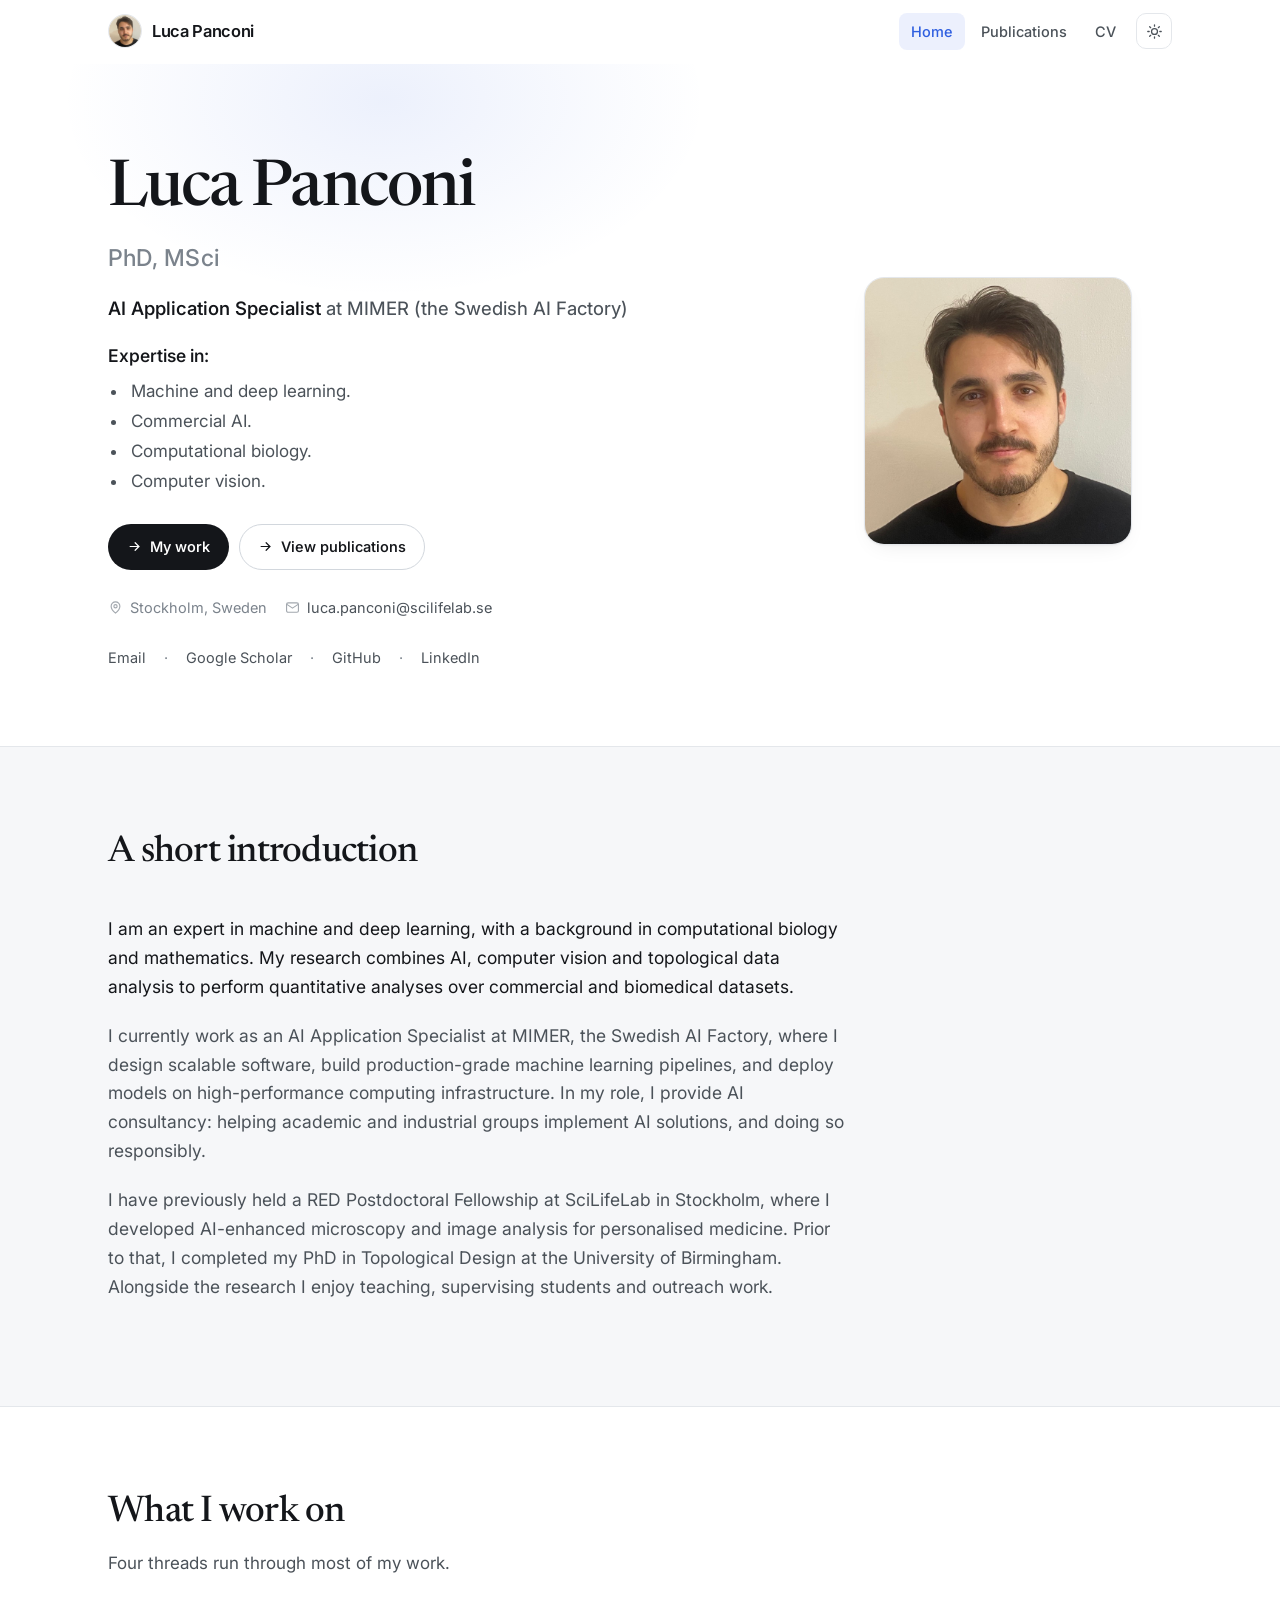
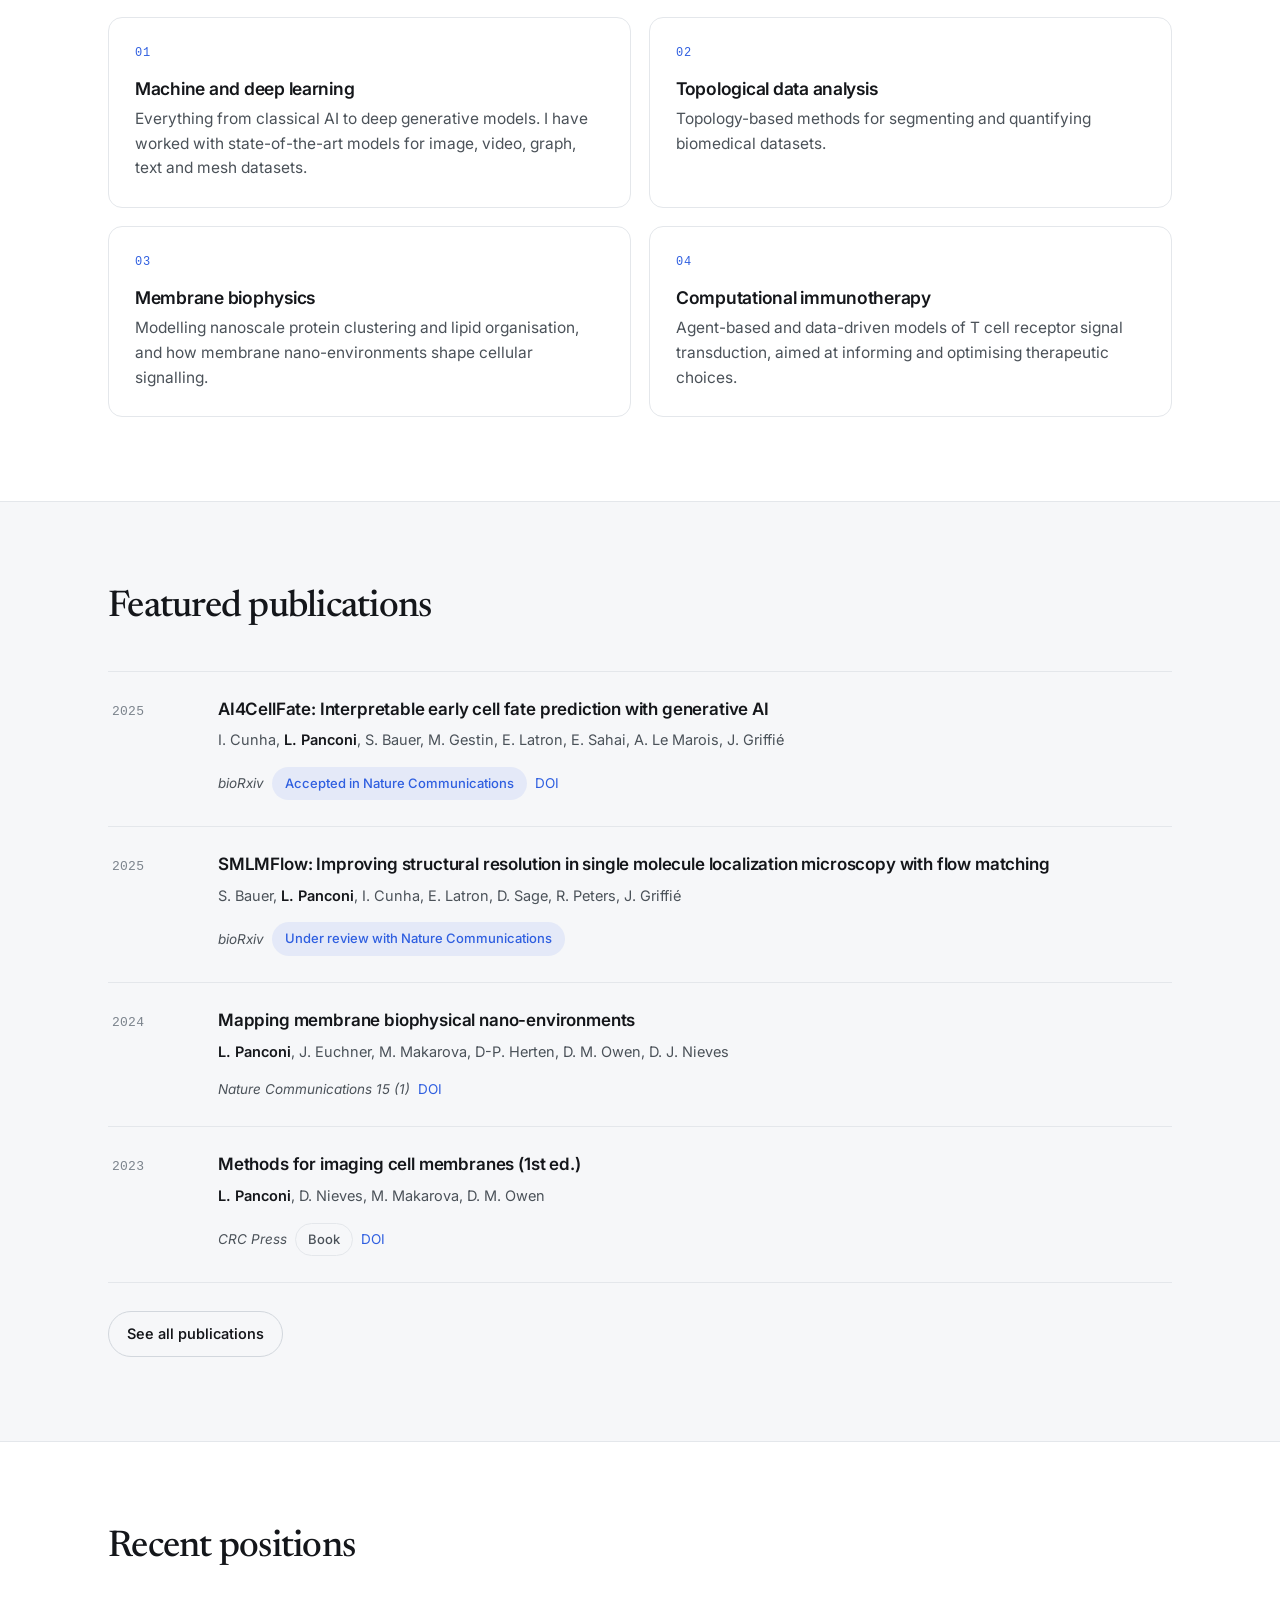
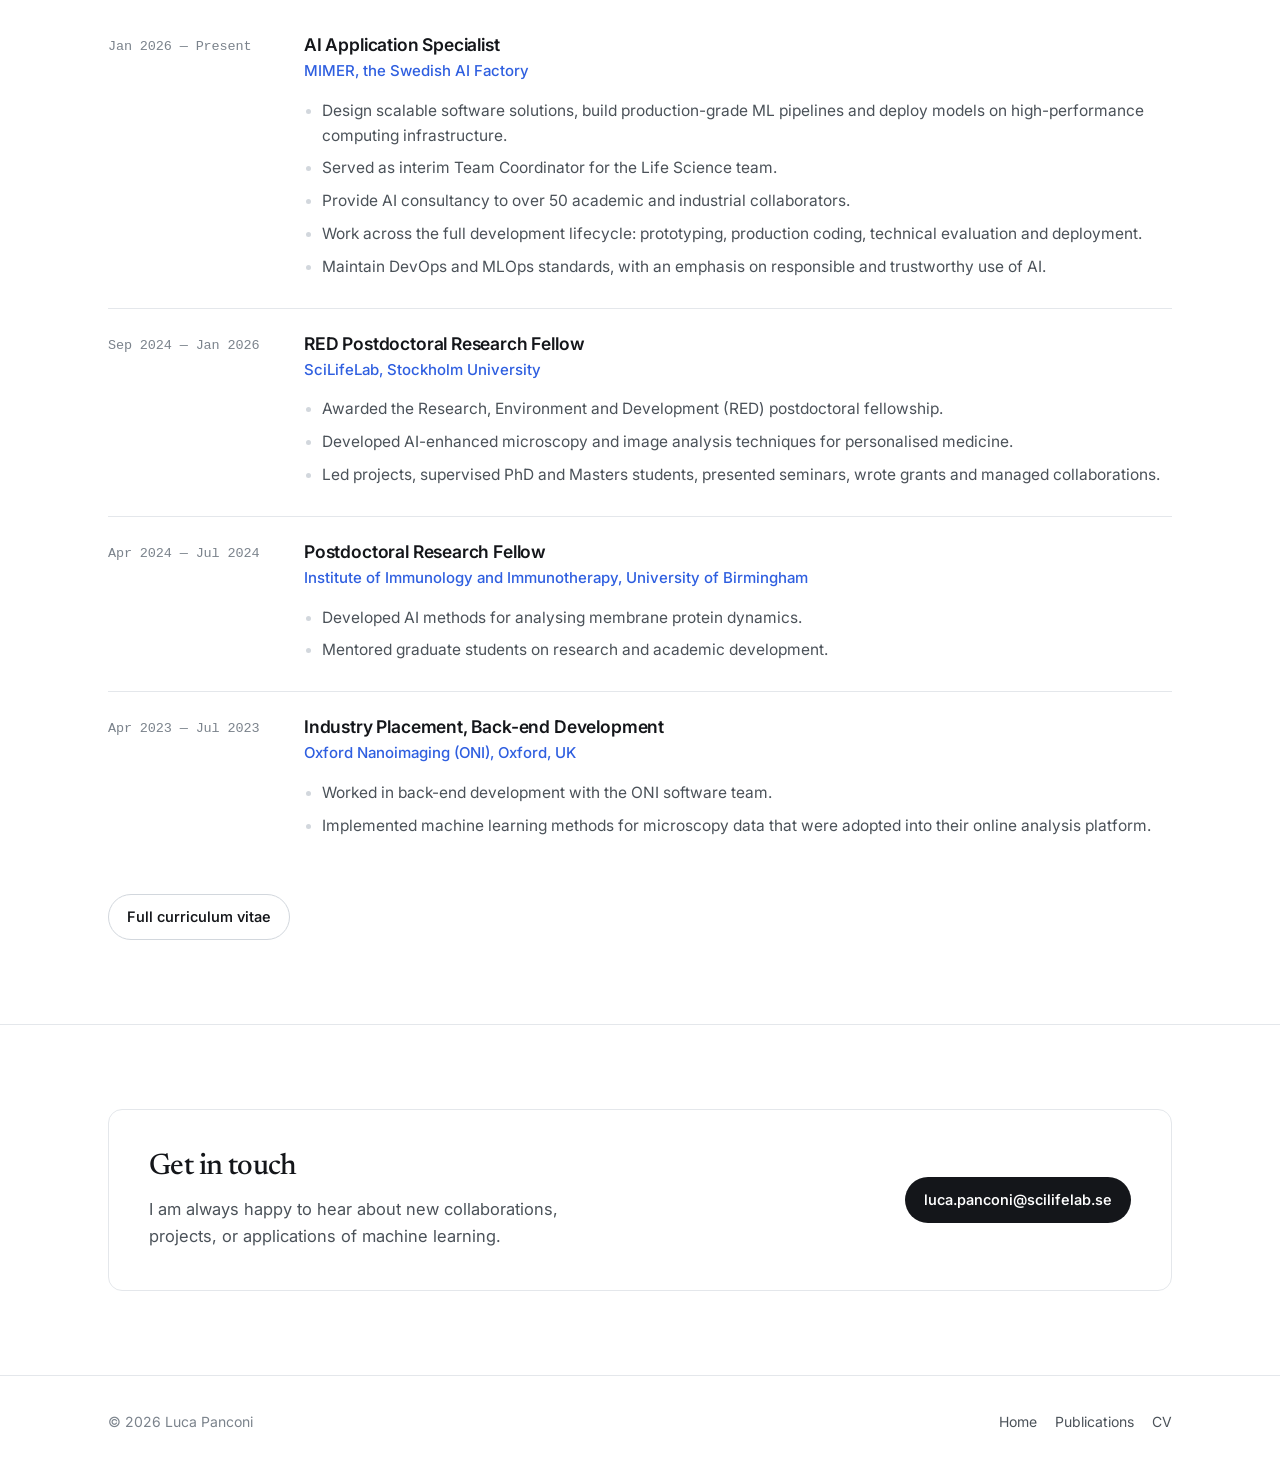
<file: index.html>
<!DOCTYPE html>
<html lang="en">
  <head>
    <meta charset="utf-8" />
    <meta name="viewport" content="width=device-width, initial-scale=1" />
    <title>Luca Panconi — Computational Biologist</title>
    <meta
      name="description"
      content="Luca Panconi, PhD — computational biologist working on machine learning, computer vision and topological data analysis for biomedical imaging."
    />
    <meta name="author" content="Luca Panconi" />
    <meta property="og:title" content="Luca Panconi — Computational Biologist" />
    <meta
      property="og:description"
      content="Machine learning, computer vision and topological data analysis for biomedical imaging."
    />
    <meta property="og:type" content="website" />
    <meta property="og:image" content="assets/img/profile.jpg" />
    <link rel="icon" href="assets/img/profile.jpg" />
    <link rel="preconnect" href="https://fonts.googleapis.com" />
    <link rel="preconnect" href="https://fonts.gstatic.com" crossorigin />
    <link
      href="https://fonts.googleapis.com/css2?family=Inter:wght@400;500;600&family=Newsreader:ital,opsz,wght@0,6..72,400;0,6..72,500&display=swap"
      rel="stylesheet"
    />
    <link rel="stylesheet" href="assets/css/style.css?v=12" />
    <script>
      (function () {
        try {
          var s = localStorage.getItem("theme");
          var d =
            s === "dark" ||
            (s === null &&
              matchMedia("(prefers-color-scheme: dark)").matches);
          document.documentElement.setAttribute(
            "data-theme",
            d ? "dark" : "light"
          );
        } catch (e) {}
      })();
    </script>
    <script src="assets/data/content.js?v=12" defer></script>
    <script src="assets/js/site.js?v=12" defer></script>
  </head>
  <body>
    <a class="skip-link" href="#main">Skip to content</a>
    <header data-render="nav"></header>

    <main id="main">
      <section class="hero" data-render="hero"></section>

      <section class="section section--soft" id="about">
        <div class="container">
          <div class="section__head">
            <h2 class="section__title">A short introduction</h2>
          </div>
          <div data-render="about"></div>
        </div>
      </section>

      <section class="section" id="research">
        <div class="container">
          <div class="section__head">
            <h2 class="section__title">What I work on</h2>
            <p class="section__lede">
              Four threads run through most of my work.
            </p>
          </div>
          <div data-render="focus"></div>
        </div>
      </section>

      <section class="section section--soft" id="publications">
        <div class="container">
          <div class="section__head">
            <h2 class="section__title">Featured publications</h2>
          </div>
          <div data-render="publications" data-featured="true"></div>
          <p style="margin-top: 28px">
            <a class="btn btn--ghost" href="publications.html"
              >See all publications</a
            >
          </p>
        </div>
      </section>

      <section class="section" id="experience">
        <div class="container">
          <div class="section__head">
            <h2 class="section__title">Recent positions</h2>
          </div>
          <div data-render="timeline" data-source="experience"></div>
          <p style="margin-top: 32px">
            <a class="btn btn--ghost" href="cv.html">Full curriculum vitae</a>
          </p>
        </div>
      </section>

      <section data-render="contact"></section>
    </main>

    <footer data-render="footer"></footer>
  </body>
</html>
</file>
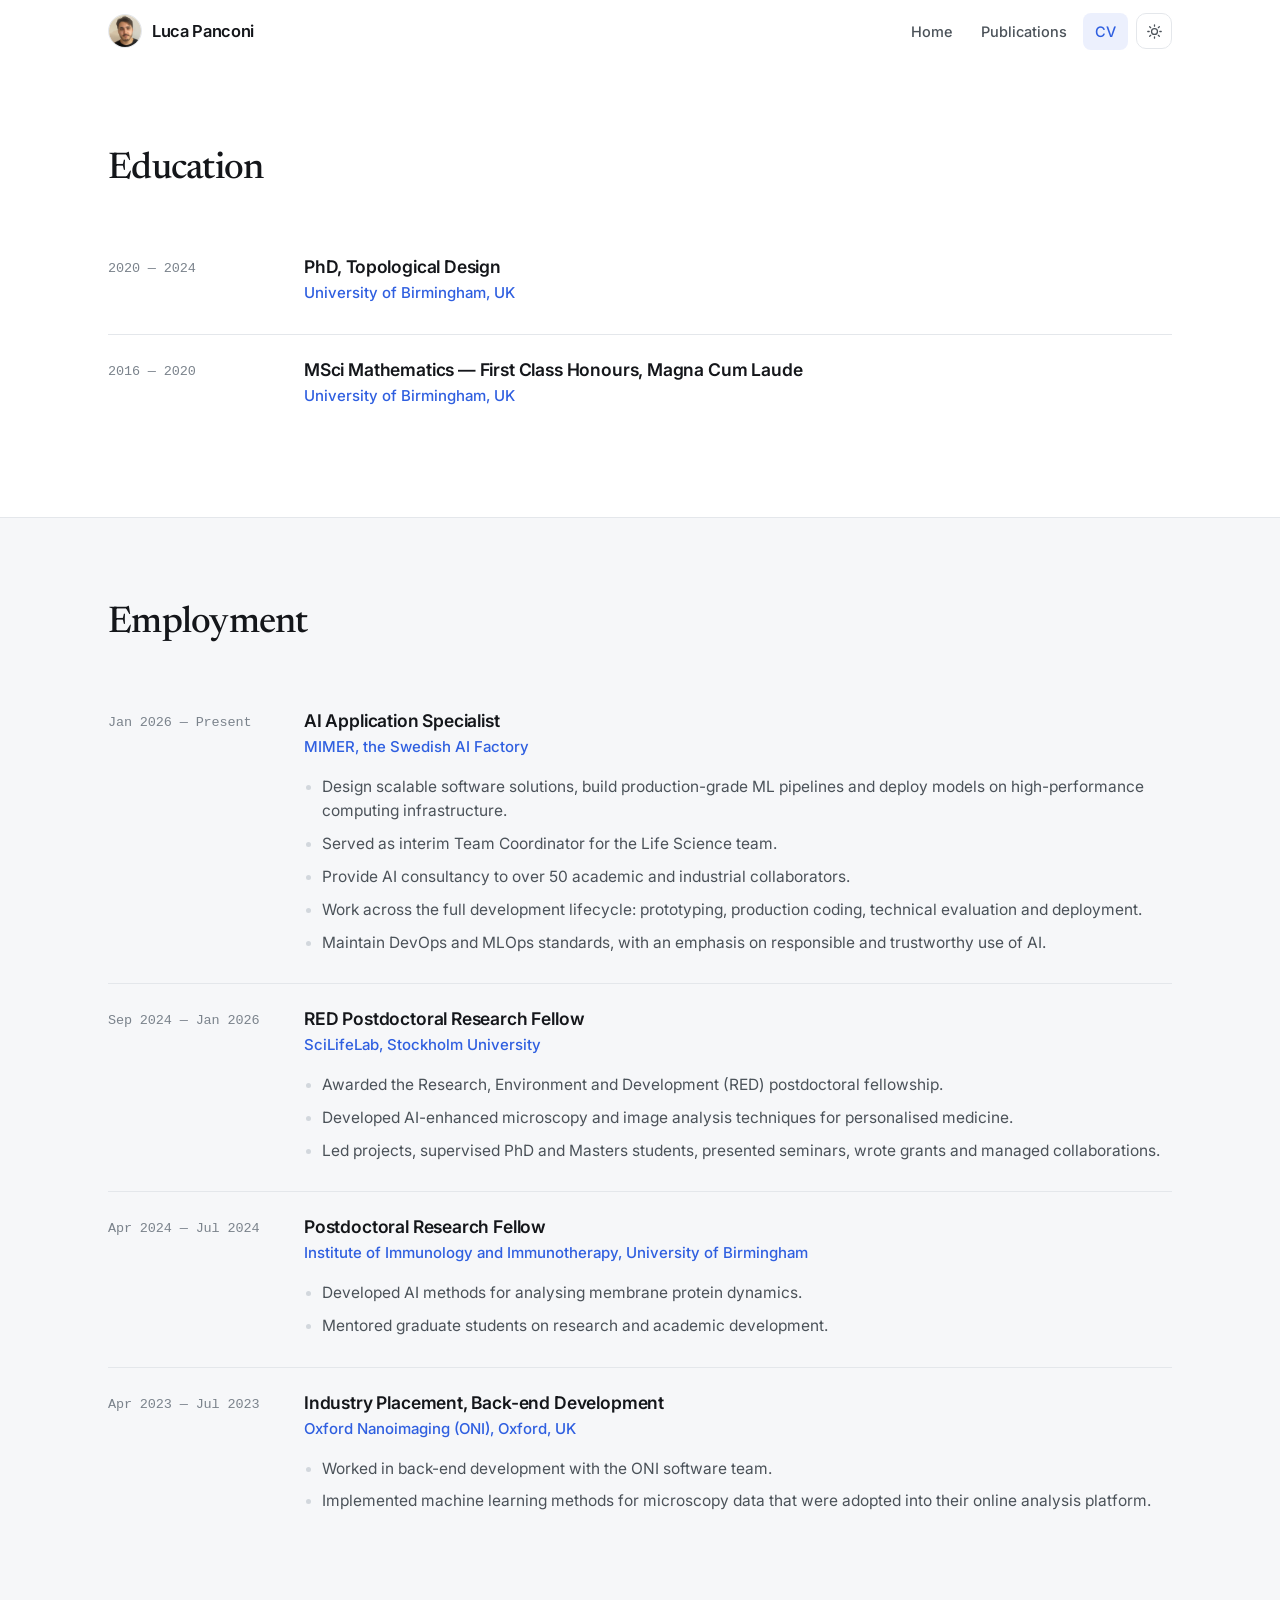
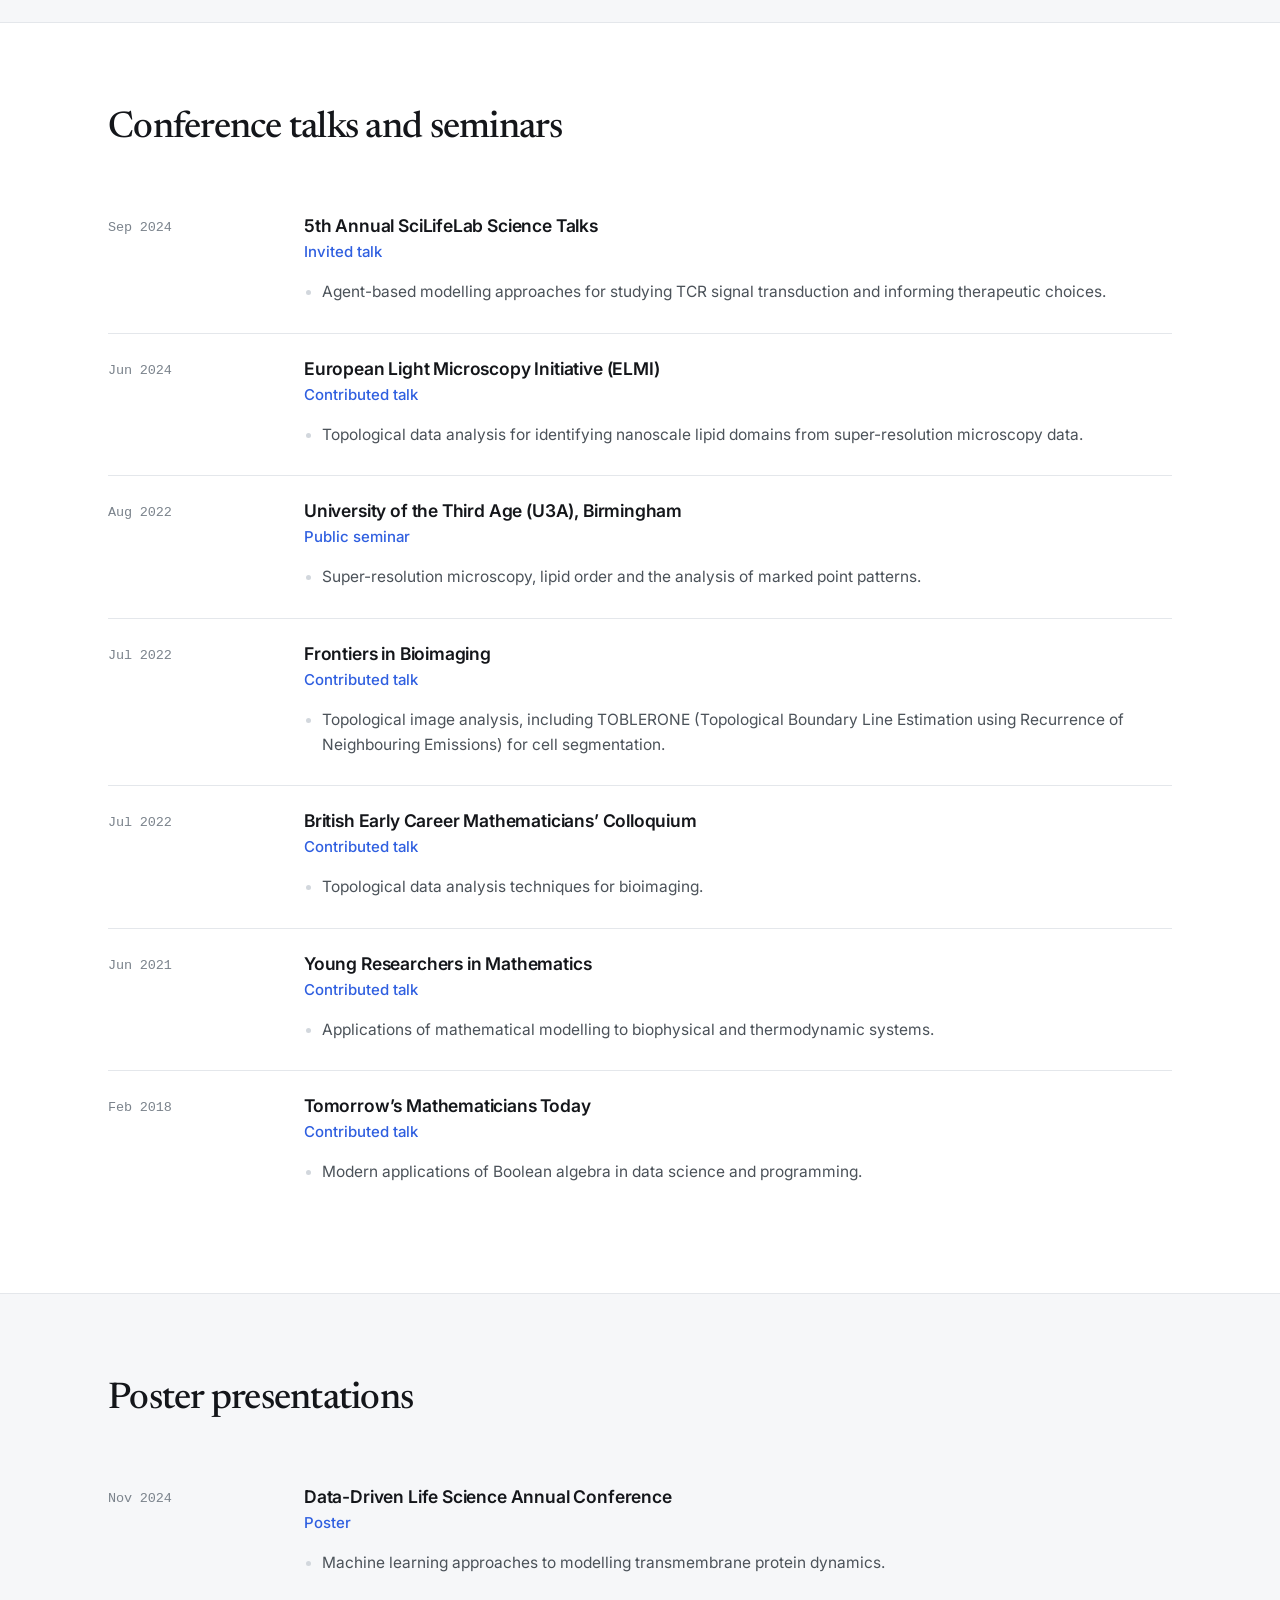
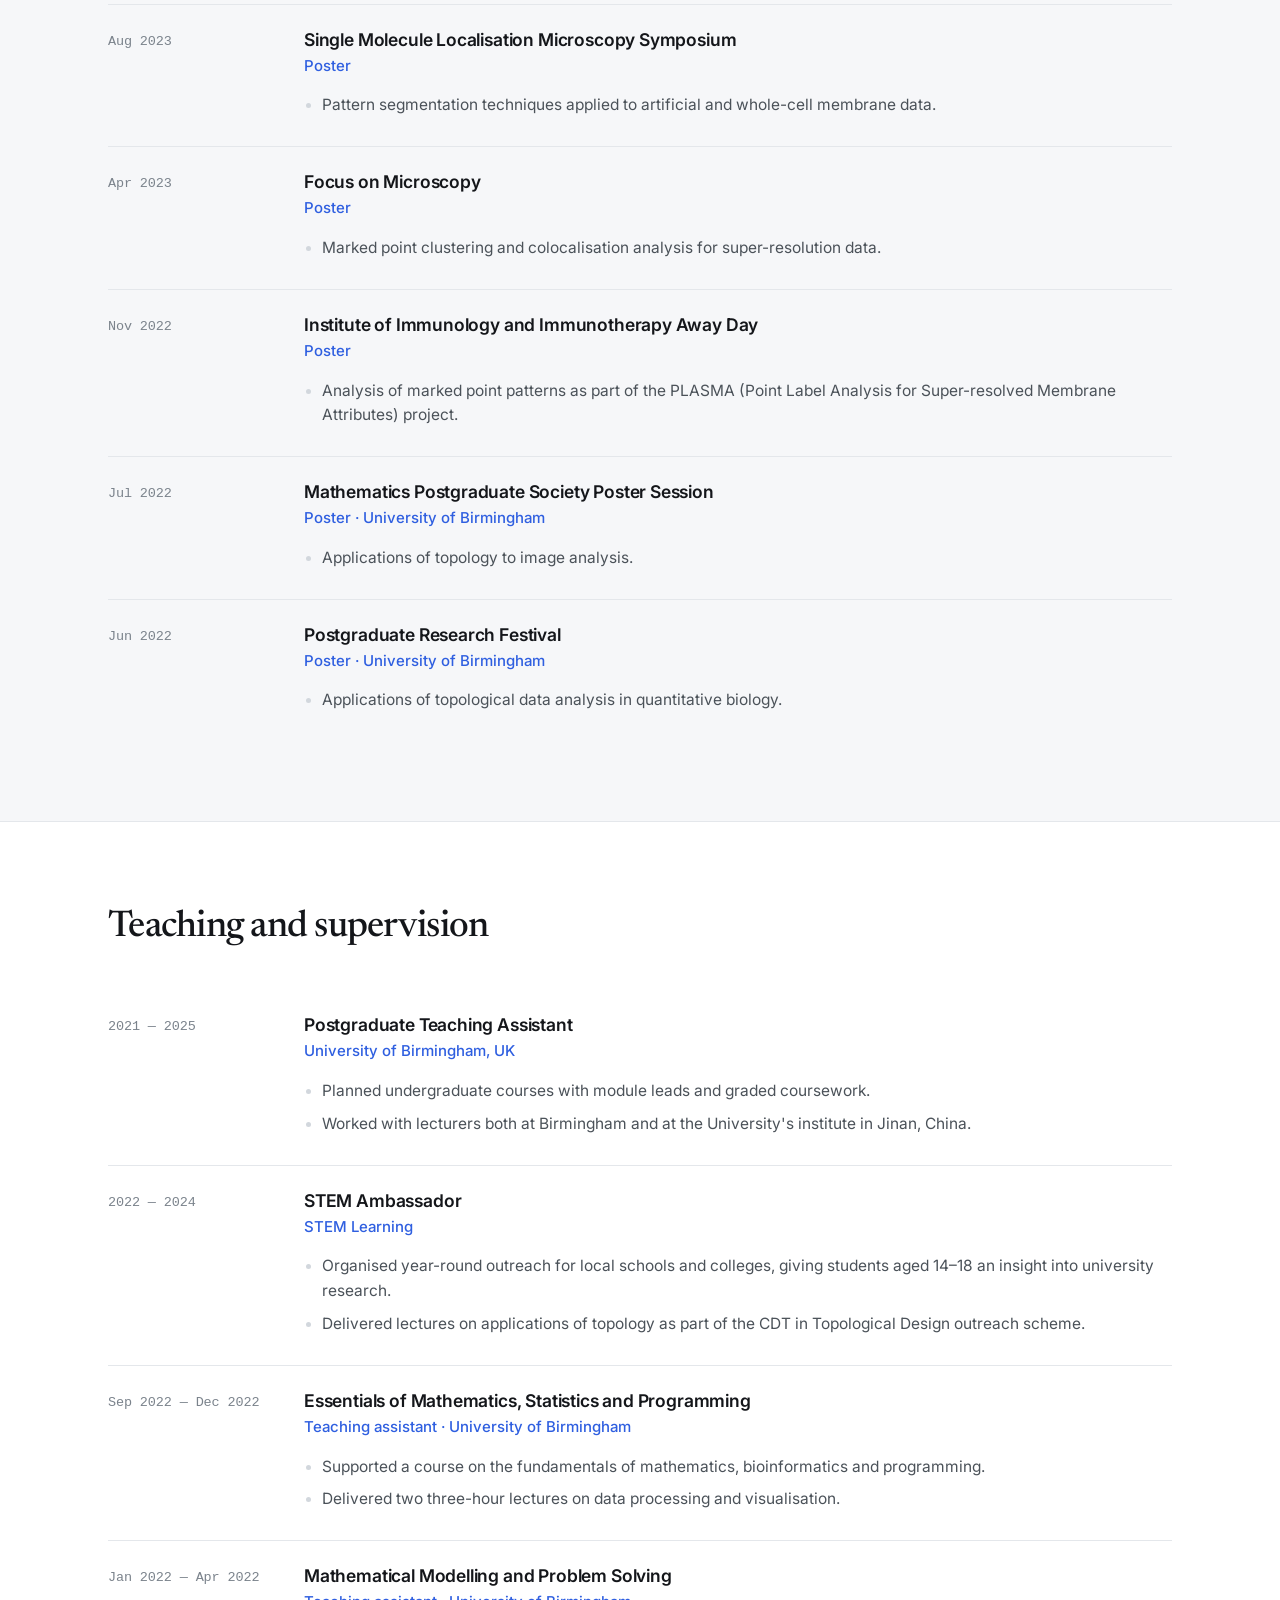
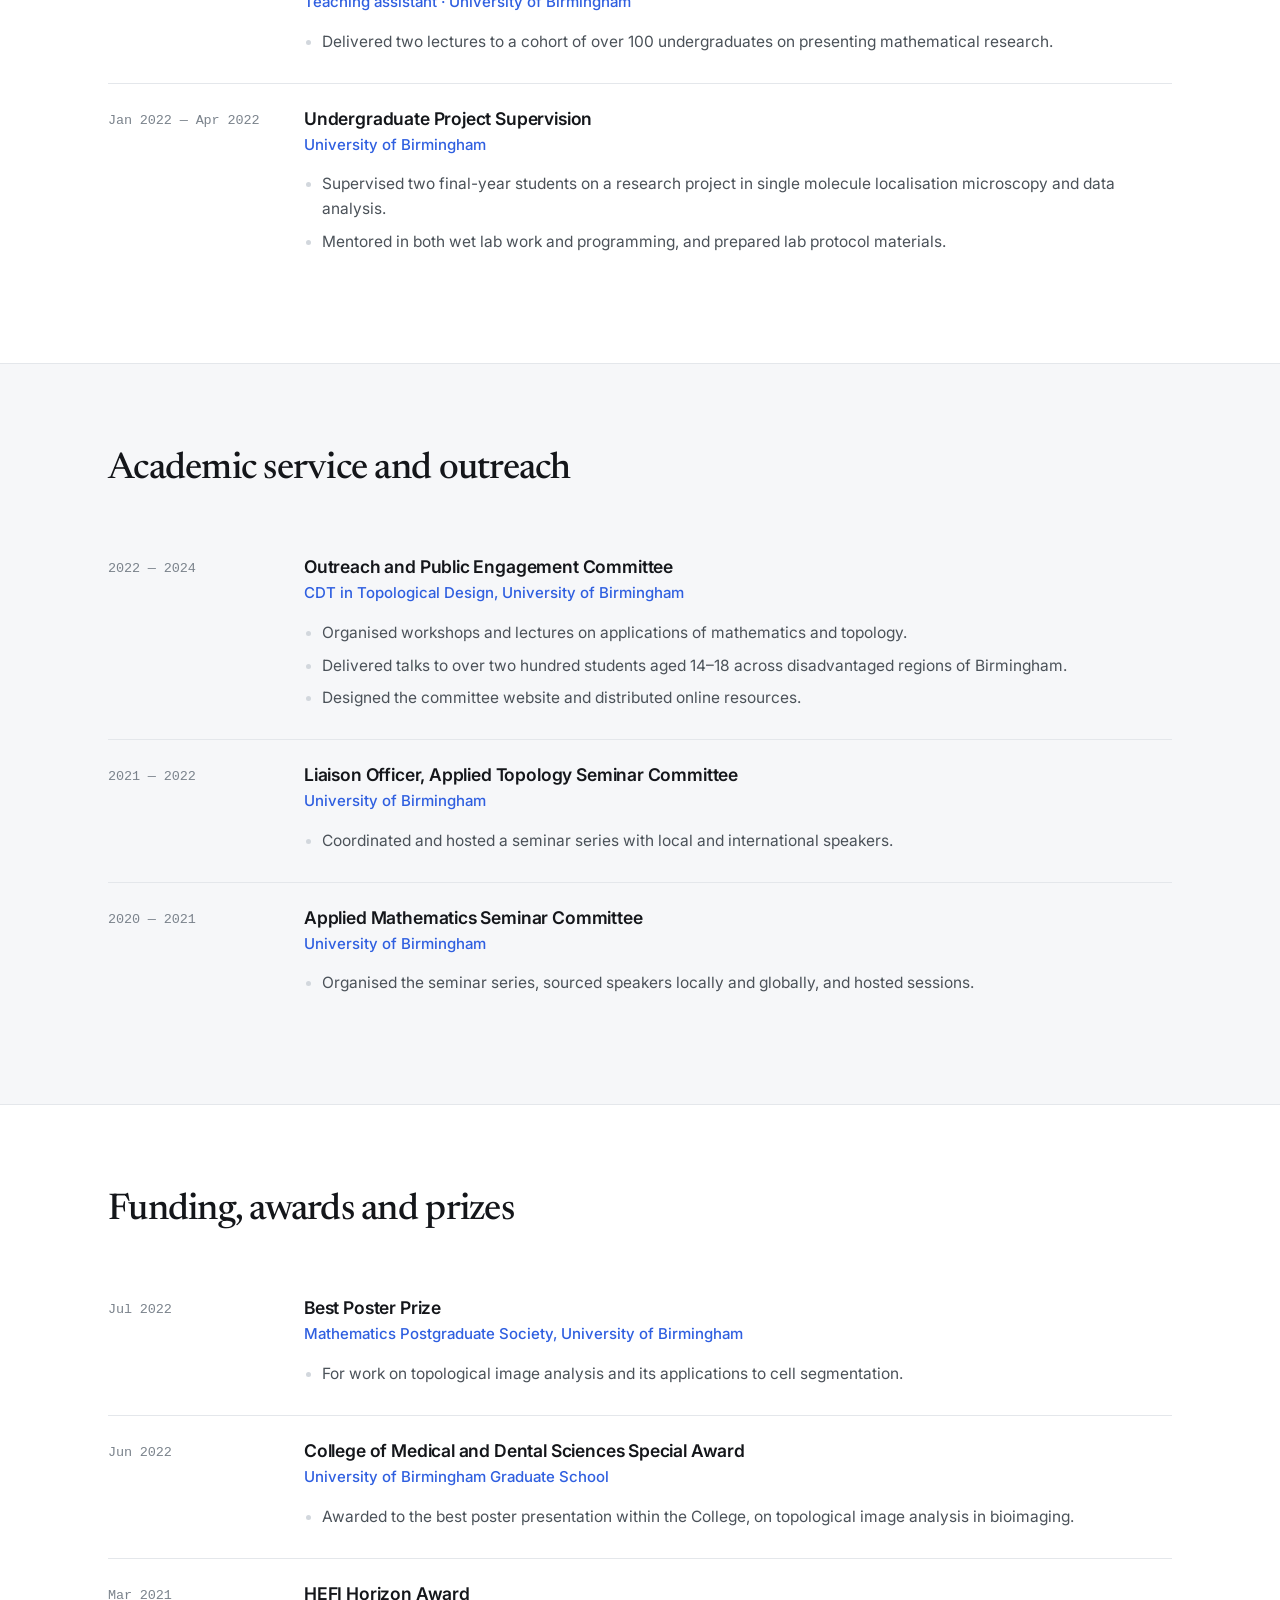
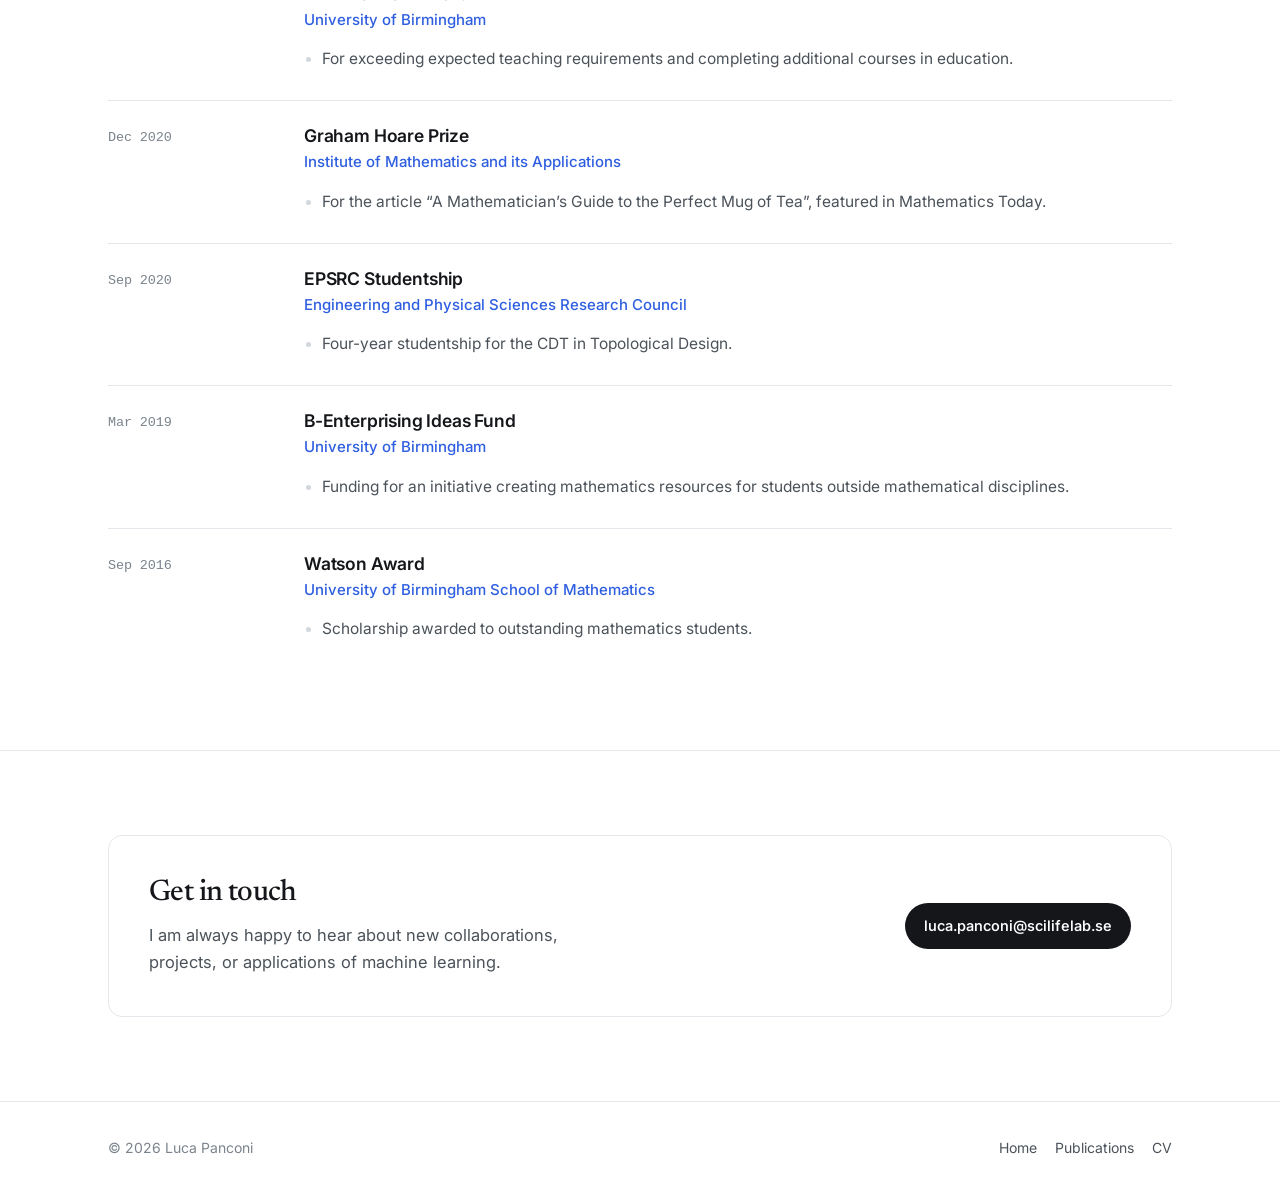
<file: cv.html>
<!DOCTYPE html>
<html lang="en">
  <head>
    <meta charset="utf-8" />
    <meta name="viewport" content="width=device-width, initial-scale=1" />
    <title>CV — Luca Panconi</title>
    <meta
      name="description"
      content="Curriculum vitae of Luca Panconi: education, employment, teaching, academic service and awards."
    />
    <link rel="icon" href="assets/img/profile.jpg" />
    <link rel="preconnect" href="https://fonts.googleapis.com" />
    <link rel="preconnect" href="https://fonts.gstatic.com" crossorigin />
    <link
      href="https://fonts.googleapis.com/css2?family=Inter:wght@400;500;600&family=Newsreader:ital,opsz,wght@0,6..72,400;0,6..72,500&display=swap"
      rel="stylesheet"
    />
    <link rel="stylesheet" href="assets/css/style.css?v=12" />
    <script>
      (function () {
        try {
          var s = localStorage.getItem("theme");
          var d =
            s === "dark" ||
            (s === null &&
              matchMedia("(prefers-color-scheme: dark)").matches);
          document.documentElement.setAttribute(
            "data-theme",
            d ? "dark" : "light"
          );
        } catch (e) {}
      })();
    </script>
    <script src="assets/data/content.js?v=12" defer></script>
    <script src="assets/js/site.js?v=12" defer></script>
  </head>
  <body>
    <a class="skip-link" href="#main">Skip to content</a>
    <header data-render="nav"></header>

    <main id="main">
      <section class="section" style="border-top: 0">
        <div class="container">
          <div class="section__head">
            <h2 class="section__title">Education</h2>
          </div>
          <div data-render="timeline" data-source="education"></div>
        </div>
      </section>

      <section class="section section--soft">
        <div class="container">
          <div class="section__head">
            <h2 class="section__title">Employment</h2>
          </div>
          <div data-render="timeline" data-source="experience"></div>
        </div>
      </section>

      <section class="section">
        <div class="container">
          <div class="section__head">
            <h2 class="section__title">Conference talks and seminars</h2>
          </div>
          <div data-render="timeline" data-source="talks"></div>
        </div>
      </section>

      <section class="section section--soft">
        <div class="container">
          <div class="section__head">
            <h2 class="section__title">Poster presentations</h2>
          </div>
          <div data-render="timeline" data-source="posters"></div>
        </div>
      </section>

      <section class="section">
        <div class="container">
          <div class="section__head">
            <h2 class="section__title">Teaching and supervision</h2>
          </div>
          <div data-render="timeline" data-source="teaching"></div>
        </div>
      </section>

      <section class="section section--soft">
        <div class="container">
          <div class="section__head">
            <h2 class="section__title">Academic service and outreach</h2>
          </div>
          <div data-render="timeline" data-source="service"></div>
        </div>
      </section>

      <section class="section">
        <div class="container">
          <div class="section__head">
            <h2 class="section__title">Funding, awards and prizes</h2>
          </div>
          <div data-render="timeline" data-source="awards"></div>
        </div>
      </section>

      <section data-render="contact"></section>
    </main>

    <footer data-render="footer"></footer>
  </body>
</html>
</file>
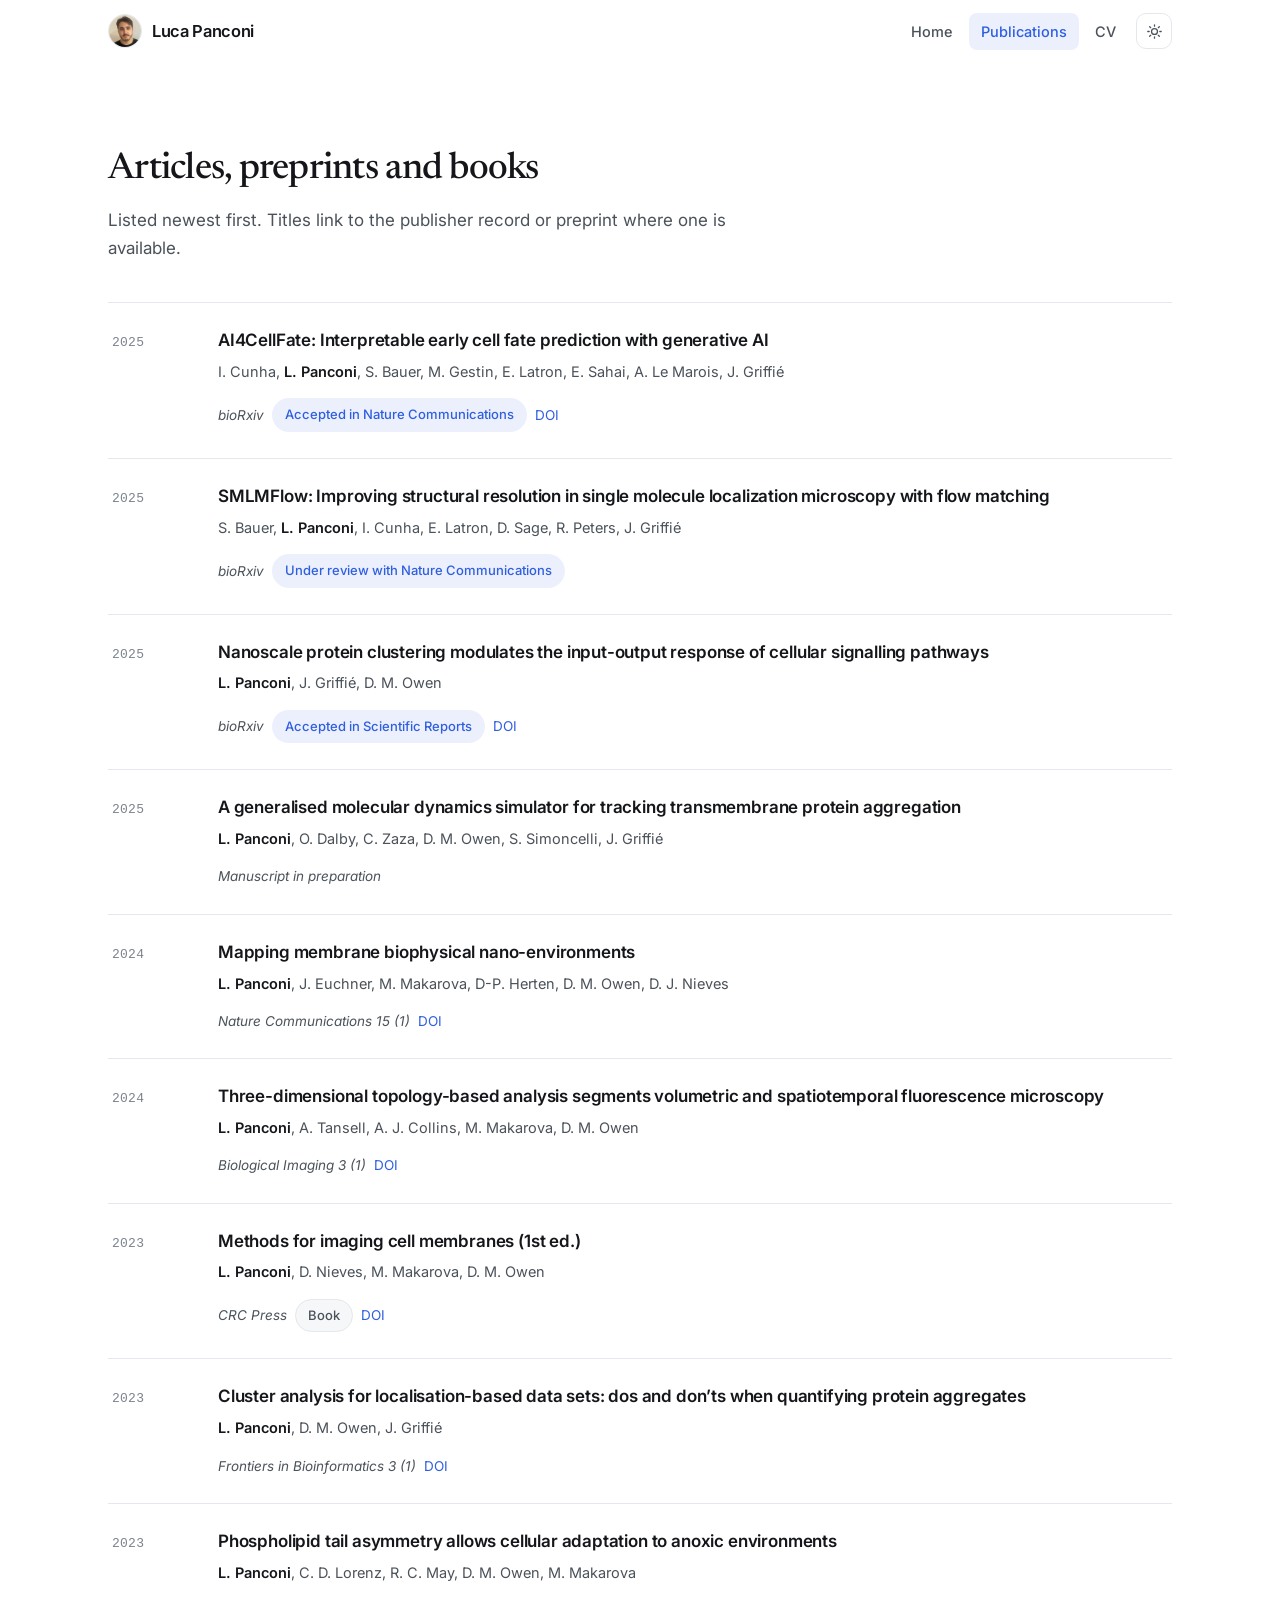
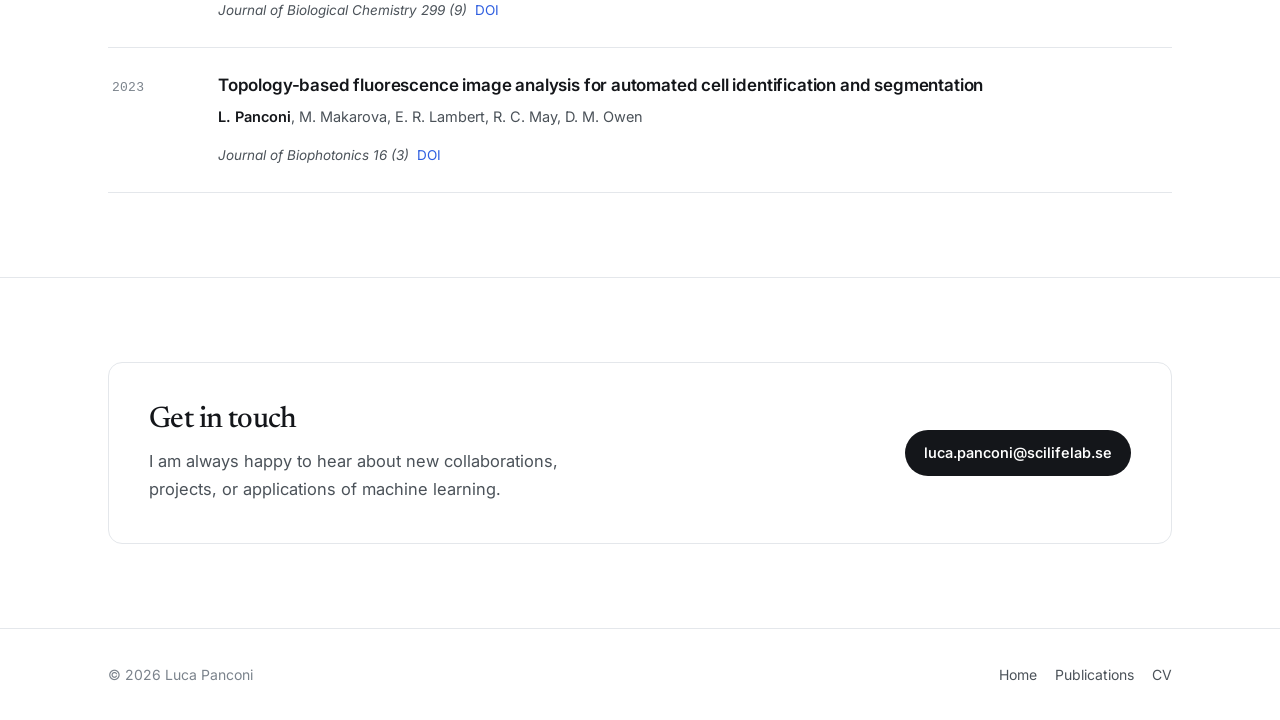
<file: publications.html>
<!DOCTYPE html>
<html lang="en">
  <head>
    <meta charset="utf-8" />
    <meta name="viewport" content="width=device-width, initial-scale=1" />
    <title>Publications — Luca Panconi</title>
    <meta
      name="description"
      content="Peer-reviewed articles, preprints and books by Luca Panconi."
    />
    <link rel="icon" href="assets/img/profile.jpg" />
    <link rel="preconnect" href="https://fonts.googleapis.com" />
    <link rel="preconnect" href="https://fonts.gstatic.com" crossorigin />
    <link
      href="https://fonts.googleapis.com/css2?family=Inter:wght@400;500;600&family=Newsreader:ital,opsz,wght@0,6..72,400;0,6..72,500&display=swap"
      rel="stylesheet"
    />
    <link rel="stylesheet" href="assets/css/style.css?v=12" />
    <script>
      (function () {
        try {
          var s = localStorage.getItem("theme");
          var d =
            s === "dark" ||
            (s === null &&
              matchMedia("(prefers-color-scheme: dark)").matches);
          document.documentElement.setAttribute(
            "data-theme",
            d ? "dark" : "light"
          );
        } catch (e) {}
      })();
    </script>
    <script src="assets/data/content.js?v=12" defer></script>
    <script src="assets/js/site.js?v=12" defer></script>
  </head>
  <body>
    <a class="skip-link" href="#main">Skip to content</a>
    <header data-render="nav"></header>

    <main id="main">
      <section class="section" style="border-top: 0">
        <div class="container">
          <div class="section__head">
            <h2 class="section__title">Articles, preprints and books</h2>
            <p class="section__lede">
              Listed newest first. Titles link to the publisher record or
              preprint where one is available.
            </p>
          </div>
          <div data-render="publications"></div>
        </div>
      </section>

      <section data-render="contact"></section>
    </main>

    <footer data-render="footer"></footer>
  </body>
</html>
</file>
<file: assets/css/style.css>
/* ==========================================================================
   Tokens
   ========================================================================== */
:root {
  --font-sans: "Inter", -apple-system, BlinkMacSystemFont, "Segoe UI", Roboto,
    Helvetica, Arial, sans-serif;
  --font-serif: "Newsreader", Georgia, "Times New Roman", serif;
  --font-mono: ui-monospace, SFMono-Regular, "SF Mono", Menlo, monospace;

  --bg: #ffffff;
  --bg-soft: #f6f7f9;
  --bg-elevated: #ffffff;
  --text: #14161a;
  --text-soft: #4b5259;
  --text-faint: #7b838c;
  --line: #e4e7eb;
  --line-strong: #d2d7dd;
  --accent: #2f5fe0;
  --accent-soft: rgba(47, 95, 224, 0.09);
  --shadow: 0 1px 2px rgba(16, 20, 28, 0.04),
    0 8px 24px -12px rgba(16, 20, 28, 0.12);

  --radius: 14px;
  --radius-sm: 9px;
  --container: 1120px;
  --nav-h: 64px;
  --ease: cubic-bezier(0.22, 0.61, 0.36, 1);
}

html[data-theme="dark"] {
  --bg: #0c0e12;
  --bg-soft: #12151b;
  --bg-elevated: #14181f;
  --text: #eef1f5;
  --text-soft: #a8b1bd;
  --text-faint: #7d8794;
  --line: #232833;
  --line-strong: #2f3542;
  --accent: #7fa3ff;
  --accent-soft: rgba(127, 163, 255, 0.12);
  --shadow: 0 1px 2px rgba(0, 0, 0, 0.4), 0 12px 32px -16px rgba(0, 0, 0, 0.7);
}

/* ==========================================================================
   Base
   ========================================================================== */
*,
*::before,
*::after {
  box-sizing: border-box;
}

html {
  scroll-behavior: smooth;
  scroll-padding-top: calc(var(--nav-h) + 16px);
  -webkit-text-size-adjust: 100%;
}

body {
  margin: 0;
  font-family: var(--font-sans);
  font-size: 16.5px;
  line-height: 1.65;
  color: var(--text);
  background: var(--bg);
  -webkit-font-smoothing: antialiased;
  text-rendering: optimizeLegibility;
}

h1,
h2,
h3,
h4 {
  margin: 0;
  font-weight: 600;
  line-height: 1.2;
  letter-spacing: -0.015em;
}

p {
  margin: 0 0 1em;
}

p:last-child {
  margin-bottom: 0;
}

a {
  color: var(--accent);
  text-decoration: none;
  transition: opacity 0.15s var(--ease);
}

a:hover {
  opacity: 0.72;
}

img {
  max-width: 100%;
  display: block;
}

ul {
  margin: 0;
  padding: 0;
  list-style: none;
}

:focus-visible {
  outline: 2px solid var(--accent);
  outline-offset: 3px;
  border-radius: 4px;
}

.container {
  width: 100%;
  max-width: var(--container);
  margin: 0 auto;
  padding: 0 28px;
}

.skip-link {
  position: absolute;
  left: -9999px;
  top: 0;
  z-index: 100;
  background: var(--bg-elevated);
  padding: 10px 16px;
  border: 1px solid var(--line);
  border-radius: var(--radius-sm);
}

.skip-link:focus {
  left: 12px;
  top: 12px;
}

/* ==========================================================================
   Navigation
   ========================================================================== */
.nav {
  position: sticky;
  top: 0;
  z-index: 50;
  height: var(--nav-h);
  display: flex;
  align-items: center;
  border-bottom: 1px solid transparent;
  background: color-mix(in srgb, var(--bg) 82%, transparent);
  backdrop-filter: saturate(180%) blur(14px);
  -webkit-backdrop-filter: saturate(180%) blur(14px);
  transition: border-color 0.2s var(--ease);
}

.nav.is-scrolled {
  border-bottom-color: var(--line);
}

.nav__inner {
  display: flex;
  align-items: center;
  justify-content: space-between;
  gap: 20px;
}

.nav__brand {
  display: inline-flex;
  align-items: center;
  gap: 10px;
  color: var(--text);
  font-weight: 600;
  letter-spacing: -0.02em;
}

.nav__photo {
  width: 34px;
  height: 34px;
  border-radius: 50%;
  object-fit: cover;
  border: 1px solid var(--line);
  flex-shrink: 0;
}

.nav__links {
  display: flex;
  align-items: center;
  gap: 4px;
}

.nav__link {
  padding: 7px 12px;
  border-radius: 8px;
  color: var(--text-soft);
  font-size: 14.5px;
  font-weight: 500;
}

.nav__link:hover {
  opacity: 1;
  color: var(--text);
  background: var(--bg-soft);
}

.nav__link[aria-current="page"] {
  color: var(--accent);
  background: var(--accent-soft);
}

.nav__actions {
  display: flex;
  align-items: center;
  gap: 8px;
}

.icon-btn {
  display: grid;
  place-items: center;
  width: 36px;
  height: 36px;
  padding: 0;
  border: 1px solid var(--line);
  border-radius: 10px;
  background: transparent;
  color: var(--text-soft);
  cursor: pointer;
  transition: background 0.15s var(--ease), color 0.15s var(--ease);
}

.icon-btn:hover {
  background: var(--bg-soft);
  color: var(--text);
}

.icon-btn svg {
  width: 17px;
  height: 17px;
}

.nav__toggle {
  display: none;
}

html[data-theme="dark"] .theme-toggle__sun,
.theme-toggle__moon {
  display: none;
}

html[data-theme="dark"] .theme-toggle__moon {
  display: block;
}

/* ==========================================================================
   Buttons & chips
   ========================================================================== */
.btn {
  display: inline-flex;
  align-items: center;
  gap: 8px;
  padding: 10px 18px;
  border: 1px solid transparent;
  border-radius: 999px;
  font-size: 14.5px;
  font-weight: 550;
  cursor: pointer;
  transition: transform 0.15s var(--ease), background 0.15s var(--ease),
    border-color 0.15s var(--ease);
}

.btn:hover {
  opacity: 1;
  transform: translateY(-1px);
}

.btn svg {
  width: 15px;
  height: 15px;
}

.btn--primary {
  background: var(--text);
  color: var(--bg);
}

.btn--ghost {
  border-color: var(--line-strong);
  color: var(--text);
  background: transparent;
}

.btn--ghost:hover {
  background: var(--bg-soft);
}

.chip {
  display: inline-flex;
  align-items: center;
  gap: 7px;
  padding: 5px 12px;
  border: 1px solid var(--line);
  border-radius: 999px;
  background: var(--bg-soft);
  color: var(--text-soft);
  font-size: 13px;
  font-weight: 500;
}

.chip--accent {
  border-color: transparent;
  background: var(--accent-soft);
  color: var(--accent);
}

.dot {
  width: 6px;
  height: 6px;
  border-radius: 50%;
  background: currentColor;
}

/* ==========================================================================
   Sections
   ========================================================================== */
.section {
  padding: 84px 0;
  border-top: 1px solid var(--line);
}

.section--soft {
  background: var(--bg-soft);
}

.section__head {
  max-width: 68ch;
  margin-bottom: 40px;
}

.section__title {
  font-family: var(--font-serif);
  font-size: clamp(1.75rem, 3.4vw, 2.3rem);
  font-weight: 500;
  letter-spacing: -0.02em;
}

.section__lede {
  margin-top: 14px;
  color: var(--text-soft);
  font-size: 17px;
}

/* ==========================================================================
   Hero
   ========================================================================== */
.hero {
  position: relative;
  padding: 88px 0 76px;
  overflow: hidden;
}

.hero::before {
  content: "";
  position: absolute;
  inset: -40% 30% auto -10%;
  height: 620px;
  background: radial-gradient(
    45% 45% at 50% 50%,
    var(--accent-soft),
    transparent 70%
  );
  pointer-events: none;
}

.hero__inner {
  position: relative;
  display: grid;
  grid-template-columns: minmax(0, 1fr) 268px;
  gap: 60px;
  align-items: center;
}

.hero__name {
  margin: 0;
  font-family: var(--font-serif);
  font-size: clamp(2.6rem, 6vw, 4rem);
  font-weight: 500;
  letter-spacing: -0.03em;
}

.hero__degrees {
  margin: 10px 0 0;
  color: var(--text-faint);
  font-size: clamp(1.15rem, 2.2vw, 1.45rem);
  font-weight: 500;
  letter-spacing: 0.01em;
}

.hero__role {
  margin: 16px 0 0;
  font-size: 18.5px;
  font-weight: 550;
  color: var(--text);
}

.hero__role em {
  font-style: normal;
  color: var(--text-soft);
  font-weight: 450;
}

.hero__expertise {
  margin: 18px 0 0;
  max-width: 42ch;
}

.hero__expertise-lead {
  margin: 0 0 8px;
  color: var(--text);
  font-size: 17.5px;
  font-weight: 550;
}

.hero__expertise-list {
  margin: 0;
  padding: 0 0 0 1.2em;
  list-style: disc;
  color: var(--text-soft);
  font-size: 17px;
  line-height: 1.55;
}

.hero__expertise-list li {
  margin: 0.2em 0;
  padding-left: 0.15em;
}

.hero__actions {
  display: flex;
  flex-wrap: wrap;
  gap: 10px;
  margin-top: 30px;
}

.hero__meta {
  display: flex;
  flex-wrap: wrap;
  gap: 8px 18px;
  margin-top: 26px;
  font-size: 14.5px;
  color: var(--text-faint);
}

.hero__meta a {
  color: var(--text-soft);
}

.hero__meta svg {
  width: 15px;
  height: 15px;
  vertical-align: -2px;
  margin-right: 7px;
  opacity: 0.7;
}

.hero__portrait {
  position: relative;
  justify-self: end;
  width: 100%;
  max-width: 268px;
  aspect-ratio: 1;
  border-radius: 20px;
  overflow: hidden;
  border: 1px solid var(--line);
  background: var(--bg-soft);
  box-shadow: var(--shadow);
}

.hero__portrait img {
  width: 100%;
  height: 100%;
  object-fit: cover;
  filter: saturate(1.02) contrast(1.02);
}

/* ==========================================================================
   About
   ========================================================================== */
.about__body {
  max-width: 74ch;
}

.about__body p {
  font-size: 17.5px;
  color: var(--text-soft);
  margin-bottom: 1.15em;
}

.about__body p:first-child {
  color: var(--text);
}

/* ==========================================================================
   Cards
   ========================================================================== */
.grid {
  display: grid;
  gap: 18px;
}

.grid--2 {
  grid-template-columns: repeat(2, minmax(0, 1fr));
}

.card {
  padding: 26px;
  border: 1px solid var(--line);
  border-radius: var(--radius);
  background: var(--bg-elevated);
  transition: border-color 0.2s var(--ease), transform 0.2s var(--ease),
    box-shadow 0.2s var(--ease);
}

.card:hover {
  border-color: var(--line-strong);
  transform: translateY(-2px);
  box-shadow: var(--shadow);
}

.card__index {
  display: block;
  margin-bottom: 14px;
  font-family: var(--font-mono);
  font-size: 12px;
  color: var(--accent);
  letter-spacing: 0.06em;
}

.card__title {
  font-size: 17.5px;
  margin-bottom: 8px;
}

.card__body {
  color: var(--text-soft);
  font-size: 15.5px;
  line-height: 1.6;
}

/* ==========================================================================
   Publications
   ========================================================================== */
.pubs {
  display: grid;
  gap: 1px;
  background: var(--line);
  border-block: 1px solid var(--line);
}

.pub {
  display: grid;
  grid-template-columns: 80px minmax(0, 1fr);
  gap: 26px;
  padding: 26px 4px;
  background: var(--bg);
  transition: background 0.18s var(--ease);
}

.section--soft .pub {
  background: var(--bg-soft);
}

.pub:hover {
  background: var(--bg-elevated);
}

.pub__year {
  font-family: var(--font-mono);
  font-size: 13px;
  color: var(--text-faint);
  padding-top: 3px;
  letter-spacing: 0.02em;
}

.pub__title {
  font-size: 17px;
  font-weight: 600;
  line-height: 1.4;
  color: var(--text);
  letter-spacing: -0.01em;
}

.pub__title a {
  color: inherit;
}

.pub__title a:hover {
  opacity: 1;
  color: var(--accent);
}

.pub__authors {
  margin-top: 7px;
  font-size: 14.5px;
  color: var(--text-soft);
}

.pub__authors b {
  color: var(--text);
  font-weight: 600;
}

.pub__meta {
  display: flex;
  flex-wrap: wrap;
  align-items: center;
  gap: 8px;
  margin-top: 12px;
  font-size: 13.5px;
  color: var(--text-faint);
}

.pub__venue {
  font-style: italic;
  color: var(--text-soft);
}

/* ==========================================================================
   Timeline
   ========================================================================== */
.timeline {
  display: grid;
  gap: 4px;
}

.entry {
  display: grid;
  grid-template-columns: 168px minmax(0, 1fr);
  gap: 28px;
  padding: 24px 0;
  border-top: 1px solid var(--line);
}

.entry:first-child {
  border-top: 0;
}

.entry__period {
  font-size: 13.5px;
  color: var(--text-faint);
  font-family: var(--font-mono);
  letter-spacing: -0.01em;
  padding-top: 2px;
}

.entry__role {
  font-size: 17.5px;
  font-weight: 600;
  letter-spacing: -0.01em;
}

.entry__org {
  margin-top: 4px;
  font-size: 15px;
  color: var(--accent);
  font-weight: 500;
}

.entry__points {
  margin-top: 12px;
  display: grid;
  gap: 8px;
}

.entry__points li {
  position: relative;
  padding-left: 18px;
  font-size: 15.5px;
  color: var(--text-soft);
  line-height: 1.6;
}

.entry__points li::before {
  content: "";
  position: absolute;
  left: 2px;
  top: 10px;
  width: 5px;
  height: 5px;
  border-radius: 50%;
  background: var(--line-strong);
}

/* ==========================================================================
   Contact & footer
   ========================================================================== */
.contact {
  display: flex;
  flex-wrap: wrap;
  align-items: center;
  justify-content: space-between;
  gap: 28px;
  padding: 40px;
  border: 1px solid var(--line);
  border-radius: var(--radius);
  background: var(--bg-elevated);
}

.contact__title {
  font-family: var(--font-serif);
  font-size: 1.85rem;
  font-weight: 500;
  letter-spacing: -0.02em;
}

.contact__text {
  margin-top: 10px;
  max-width: 46ch;
  color: var(--text-soft);
}

.footer {
  padding: 34px 0;
  border-top: 1px solid var(--line);
  color: var(--text-faint);
  font-size: 14px;
}

.footer__inner {
  display: flex;
  flex-wrap: wrap;
  align-items: center;
  justify-content: space-between;
  gap: 14px;
}

.footer a {
  color: var(--text-soft);
}

.footer__links {
  display: flex;
  gap: 18px;
}

/* ==========================================================================
   Reveal on scroll
   ========================================================================== */
.reveal {
  opacity: 0;
  transform: translateY(14px);
  transition: opacity 0.6s var(--ease), transform 0.6s var(--ease);
}

.reveal.is-visible {
  opacity: 1;
  transform: none;
}

@media (prefers-reduced-motion: reduce) {
  html {
    scroll-behavior: auto;
  }
  .reveal {
    opacity: 1;
    transform: none;
    transition: none;
  }
  .btn:hover,
  .card:hover {
    transform: none;
  }
}

/* ==========================================================================
   Responsive
   ========================================================================== */
@media (max-width: 900px) {
  .hero__inner {
    grid-template-columns: 1fr;
    gap: 34px;
  }
  .hero__portrait {
    justify-self: start;
    max-width: 176px;
    order: -1;
  }
  .grid--2 {
    grid-template-columns: 1fr;
  }
  .entry {
    grid-template-columns: 1fr;
    gap: 10px;
  }
}

@media (max-width: 720px) {
  body {
    font-size: 16px;
  }
  .container {
    padding: 0 20px;
  }
  .section {
    padding: 60px 0;
  }
  .hero {
    padding: 52px 0 56px;
  }
  .nav__toggle {
    display: grid;
  }
  .nav__links {
    position: absolute;
    top: var(--nav-h);
    left: 0;
    right: 0;
    display: none;
    flex-direction: column;
    align-items: stretch;
    gap: 2px;
    padding: 12px 20px 18px;
    background: var(--bg);
    border-bottom: 1px solid var(--line);
    box-shadow: var(--shadow);
  }
  .nav__links.is-open {
    display: flex;
  }
  .nav__link {
    padding: 11px 12px;
    font-size: 16px;
  }
  .pub {
    grid-template-columns: 1fr;
    gap: 8px;
  }
  .contact {
    padding: 28px;
  }
}
</file>
